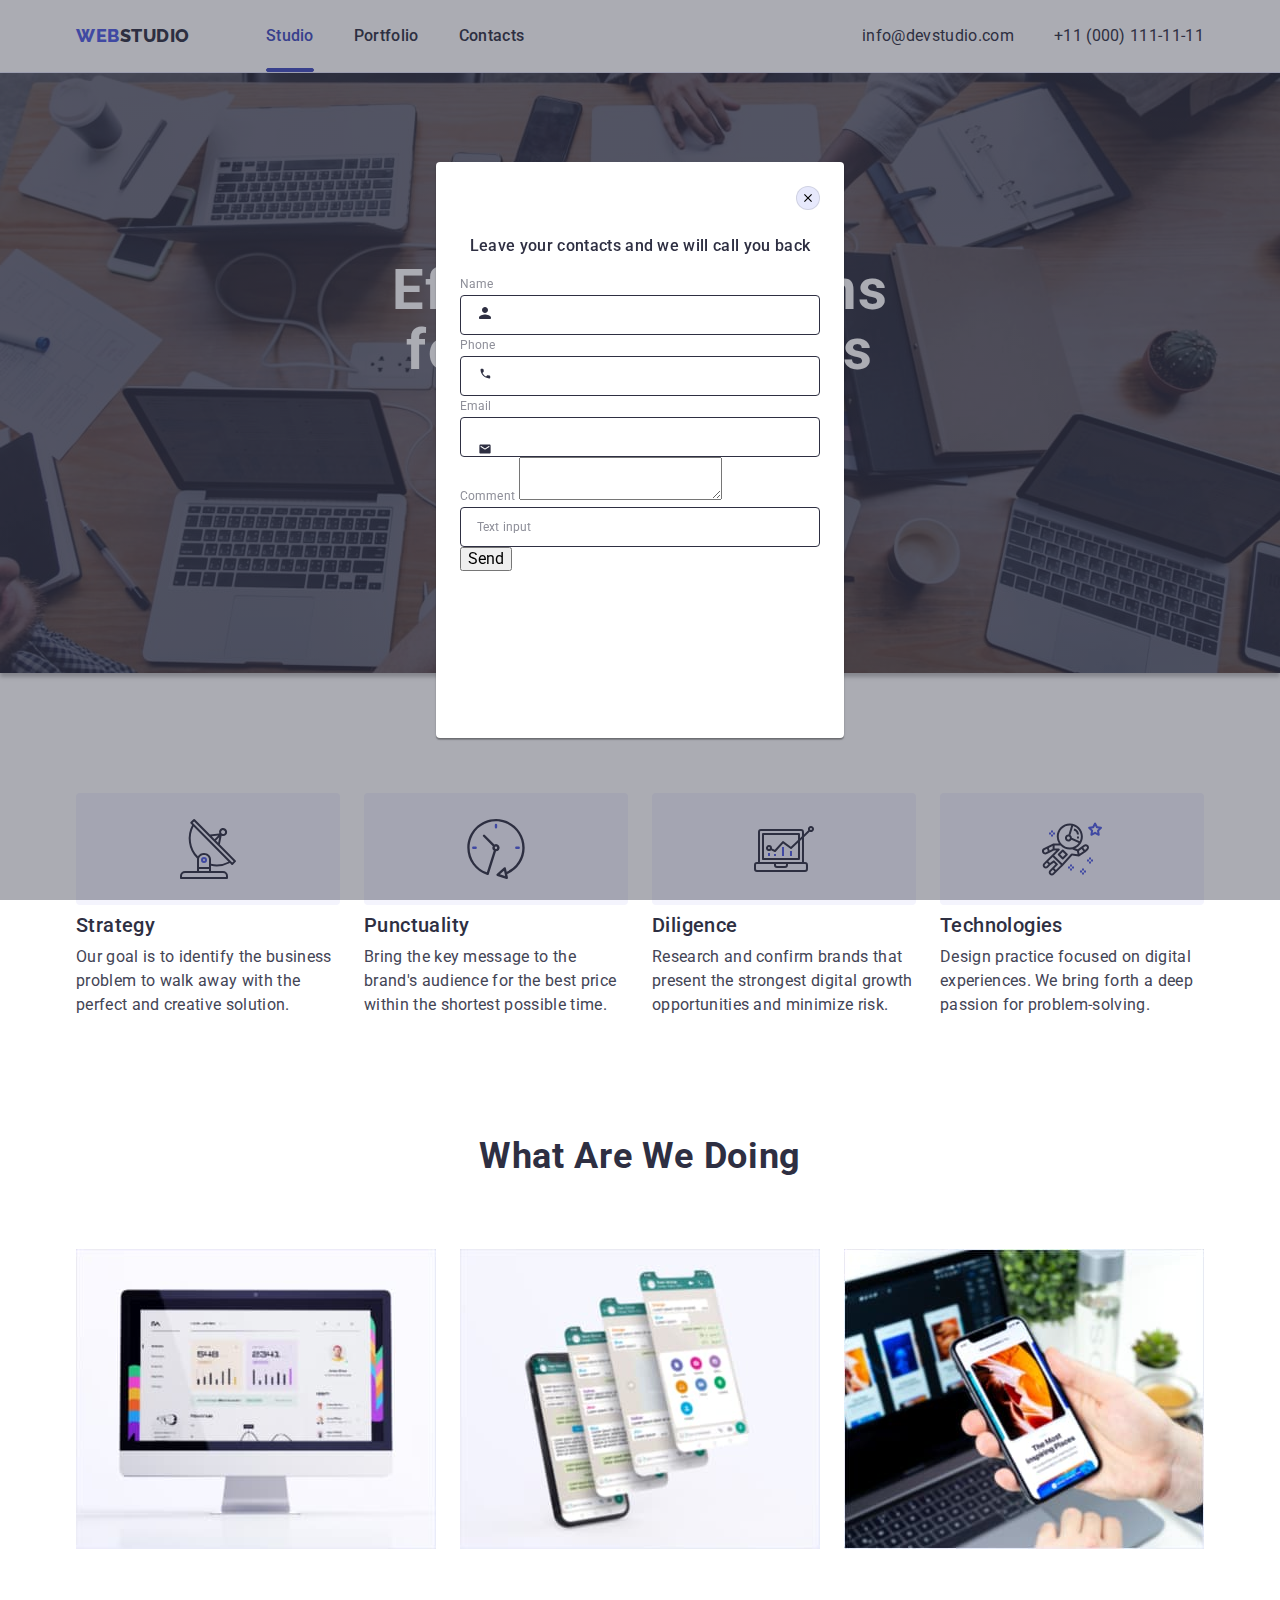
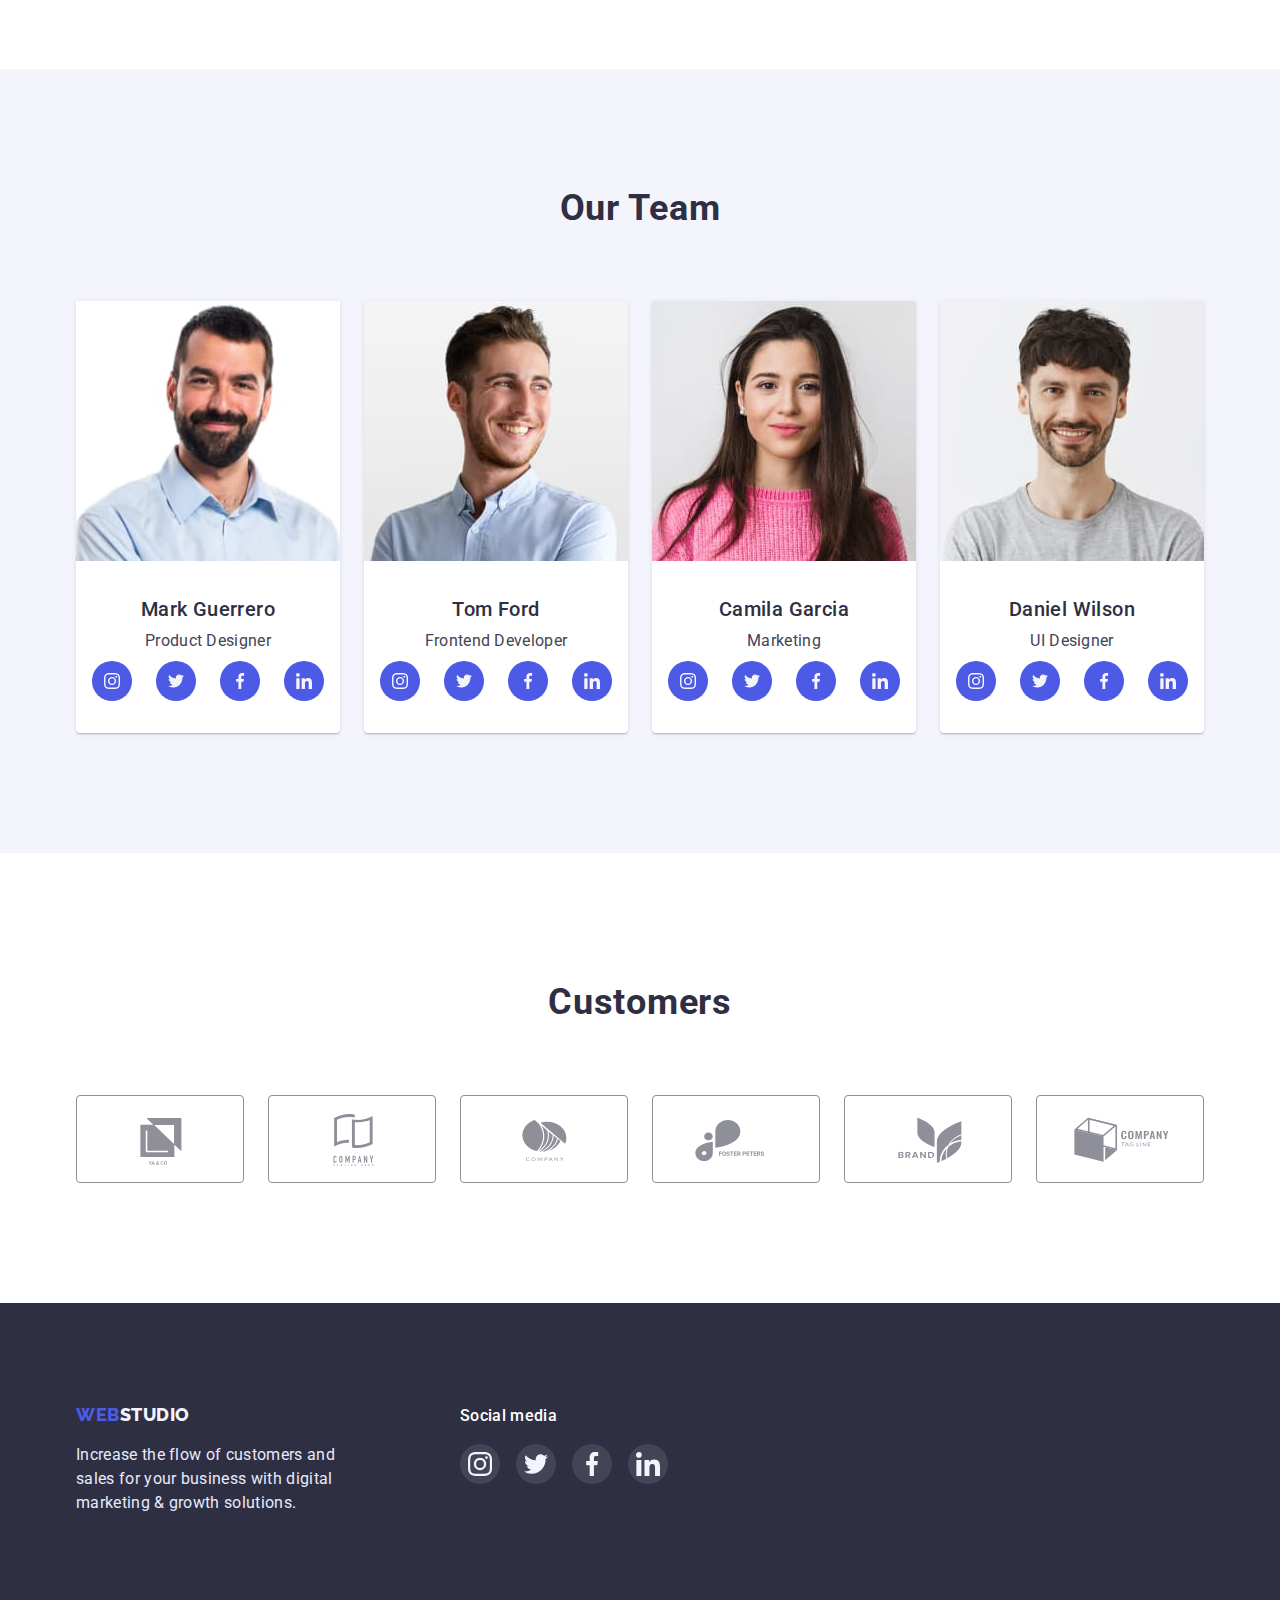
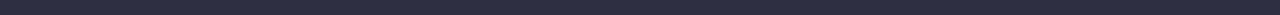
<file: index.html>
<!DOCTYPE html>
<html lang="en">
  <head>
    <meta charset="UTF-8" />
    <meta http-equiv="X-UA-Compatible" content="IE=edge" />
    <meta name="viewport" content="width=device-width, initial-scale=1.0" />
    <title>WebStudio</title>

    <link
      href="https://fonts.googleapis.com/css2?family=Raleway:wght@800&family=Roboto:wght@400;500;700;900&display=swap"
      rel="stylesheet"
    />
    <link
      rel="stylesheet"
      href="https://cdnjs.cloudflare.com/ajax/libs/modern-normalize/1.1.0/modern-normalize.min.css"
    />
    <link rel="stylesheet" href="css/styles.css" />
  </head>
  <body>
    <header class="page-header">
      <div class="container main-header">
        <nav class="navigation">
          <a class="logo" href="./index.html"> Web<span class="logo-frst">Studio</span> </a>
          <ul class="site-nav list">
            <li class="item">
              <a href="./index.html" class="link current">Studio</a>
            </li>
            <li class="item">
              <a href="./portfolio.html" class="link">Portfolio</a>
            </li>
            <li class="item">
              <a href="" class="link">Contacts</a>
            </li>
          </ul>
        </nav>
        <address>
          <ul class="inf-nav list">
            <li class="inf-list">
              <a class="nav-link" href="mailto:info@devstudio.com">info@devstudio.com</a>
            </li>
            <li class="inf-list">
              <a class="nav-link" href="tel:+110001111111">+11 (000) 111-11-11</a>
            </li>
          </ul>
        </address>
      </div>
    </header>

    <main>
      <!--Заголовок-->
      <section class="hero">
        <h1 class="hero-title">Effective Solutions for Your Business</h1>
        <button type="button" class="button" data-modal-open>Order Service</button>
      </section>
      <!--Преимущества-->
      <section class="features">
        <div class="container">
          <h2 class="features-title hidden">opportunities</h2>
          <ul class="features-list list">
            <li class="features-item">
              <div class="features-icon-area">
                <svg class="features-item-icon">
                  <use href="./images/icons.svg#icon-antenna"></use>
                </svg>
              </div>
              <h3 class="title">Strategy</h3>
              <p class="part">
                Our goal is to identify the business problem to walk away with the perfect and
                creative solution.
              </p>
            </li>
            <li class="features-item">
              <div class="features-icon-area">
                <svg class="features-item-icon">
                  <use href="./images/icons.svg#icon-clock"></use>
                </svg>
              </div>
              <h3 class="title">Punctuality</h3>
              <p class="part">
                Bring the key message to the brand's audience for the best price within the shortest
                possible time.
              </p>
            </li>
            <li class="features-item">
              <div class="features-icon-area">
                <svg class="features-item-icon">
                  <use href="./images/icons.svg#icon-diagram"></use>
                </svg>
              </div>
              <h3 class="title">Diligence</h3>
              <p class="part">
                Research and confirm brands that present the strongest digital growth opportunities
                and minimize risk.
              </p>
            </li>
            <li class="features-item">
              <div class="features-icon-area">
                <svg class="features-item-icon">
                  <use href="./images/icons.svg#icon-astronaut"></use>
                </svg>
              </div>
              <h3 class="title">Technologies</h3>
              <p class="part">
                Design practice focused on digital experiences. We bring forth a deep passion for
                problem-solving.
              </p>
            </li>
          </ul>
        </div>
      </section>
      <!--Специализация-->
      <section class="functions">
        <div class="container">
          <h2 class="functions-title">What are we doing</h2>
          <ul class="functions-list list">
            <li>
              <img src="./images/img1.jpg" alt="Statisticks" width="360" height="300" />
            </li>
            <li>
              <img src="./images/img2.jpg" alt="Phone" width="360" height="300" />
            </li>
            <li>
              <img src="./images/img3.jpg" alt="Phone" width="360" height="300" />
            </li>
          </ul>
        </div>
      </section>
      <!--Команда-->
      <section class="team">
        <div class="container">
          <h2 class="team-title">Our Team</h2>
          <ul class="team-cards list">
            <li class="cards">
              <img src="./images/k1.jpg" alt="Product Designer" width="264" height="260" />
              <div class="card-frame">
                <h3 class="team-name">Mark Guerrero</h3>
                <p class="team-prof">Product Designer</p>
                <ul class="team-soc-list list">
                  <li class="team-soc-item">
                    <a href="" class="team-soc-link link">
                      <svg class="team-soc-icon" width="16" height="16">
                        <use href="./images/icons.svg#icon-instagram"></use>
                      </svg>
                    </a>
                  </li>
                  <li class="team-soc-item">
                    <a href="" class="team-soc-link link">
                      <svg class="team-soc-icon" width="16" height="16">
                        <use href="./images/icons.svg#icon-twitter"></use>
                      </svg>
                    </a>
                  </li>
                  <li class="team-soc-item">
                    <a href="" class="team-soc-link link">
                      <svg class="team-soc-icon" width="16" height="16">
                        <use href="./images/icons.svg#icon-facebook"></use>
                      </svg>
                    </a>
                  </li>
                  <li class="team-soc-item">
                    <a href="" class="team-soc-link link">
                      <svg class="team-soc-icon" width="16" height="16">
                        <use href="./images/icons.svg#icon-linkedin"></use>
                      </svg>
                    </a>
                  </li>
                </ul>
              </div>
            </li>
            <li class="cards">
              <img src="./images/k2.jpg" alt="Frontend Developer" width="264" height="260" />
              <div class="card-frame">
                <h3 class="team-name">Tom Ford</h3>
                <p class="team-prof">Frontend Developer</p>
                <ul class="team-soc-list list">
                  <li class="team-soc-item">
                    <a href="" class="team-soc-link link">
                      <svg class="team-soc-icon" width="16" height="16">
                        <use href="./images/icons.svg#icon-instagram"></use>
                      </svg>
                    </a>
                  </li>
                  <li class="team-soc-item">
                    <a href="" class="team-soc-link link">
                      <svg class="team-soc-icon" width="16" height="16">
                        <use href="./images/icons.svg#icon-twitter"></use>
                      </svg>
                    </a>
                  </li>
                  <li class="team-soc-item">
                    <a href="" class="team-soc-link link">
                      <svg class="team-soc-icon" width="16" height="16">
                        <use href="./images/icons.svg#icon-facebook"></use>
                      </svg>
                    </a>
                  </li>
                  <li class="team-soc-item">
                    <a href="" class="team-soc-link link">
                      <svg class="team-soc-icon" width="16" height="16">
                        <use href="./images/icons.svg#icon-linkedin"></use>
                      </svg>
                    </a>
                  </li>
                </ul>
              </div>
            </li>
            <li class="cards">
              <img src="./images/k3.jpg" alt="Marketing" width="264" height="260" />
              <div class="card-frame">
                <h3 class="team-name">Camila Garcia</h3>
                <p class="team-prof">Marketing</p>
                <ul class="team-soc-list list">
                  <li class="team-soc-item">
                    <a href="" class="team-soc-link link">
                      <svg class="team-soc-icon" width="16" height="16">
                        <use href="./images/icons.svg#icon-instagram"></use>
                      </svg>
                    </a>
                  </li>
                  <li class="team-soc-item">
                    <a href="" class="team-soc-link link">
                      <svg class="team-soc-icon" width="16" height="16">
                        <use href="./images/icons.svg#icon-twitter"></use>
                      </svg>
                    </a>
                  </li>
                  <li class="team-soc-item">
                    <a href="" class="team-soc-link link">
                      <svg class="team-soc-icon" width="16" height="16">
                        <use href="./images/icons.svg#icon-facebook"></use>
                      </svg>
                    </a>
                  </li>
                  <li class="team-soc-item">
                    <a href="" class="team-soc-link link">
                      <svg class="team-soc-icon" width="16" height="16">
                        <use href="./images/icons.svg#icon-linkedin"></use>
                      </svg>
                    </a>
                  </li>
                </ul>
              </div>
            </li>
            <li class="cards">
              <img src="./images/k4.jpg" alt="UI Designer" width="264" height="260" />
              <div class="card-frame">
                <h3 class="team-name">Daniel Wilson</h3>
                <p class="team-prof">UI Designer</p>
                <ul class="team-soc-list list">
                  <li class="team-soc-item">
                    <a href="" class="team-soc-link link">
                      <svg class="team-soc-icon" width="16" height="16">
                        <use href="./images/icons.svg#icon-instagram"></use>
                      </svg>
                    </a>
                  </li>
                  <li class="team-soc-item">
                    <a href="" class="team-soc-link link">
                      <svg class="team-soc-icon" width="16" height="16">
                        <use href="./images/icons.svg#icon-twitter"></use>
                      </svg>
                    </a>
                  </li>
                  <li class="team-soc-item">
                    <a href="" class="team-soc-link link">
                      <svg class="team-soc-icon" width="16" height="16">
                        <use href="./images/icons.svg#icon-facebook"></use>
                      </svg>
                    </a>
                  </li>
                  <li class="team-soc-item">
                    <a href="" class="team-soc-link link">
                      <svg class="team-soc-icon" width="16" height="16">
                        <use href="./images/icons.svg#icon-linkedin"></use>
                      </svg>
                    </a>
                  </li>
                </ul>
              </div>
            </li>
          </ul>
        </div>
      </section>
      <!--Customers-->
      <section class="customers">
        <div class="container">
          <h2 class="customer-title">Customers</h2>
          <ul class="customer-list list">
            <li class="customer-item">
              <a class="customer-list-icon" href="">
                <svg class="customer-icon" width="104" height="56">
                  <use href="./images/icons.svg#icon-logocl1"></use>
                </svg>
              </a>
            </li>
            <li class="customer-item">
              <a class="customer-list-icon" href="">
                <svg class="customer-icon" width="104" height="56">
                  <use href="./images/icons.svg#icon-logocl2"></use>
                </svg>
              </a>
            </li>
            <li class="customer-item">
              <a class="customer-list-icon" href="">
                <svg class="customer-icon" width="104" height="56">
                  <use href="./images/icons.svg#icon-logocl3"></use>
                </svg>
              </a>
            </li>
            <li class="customer-item">
              <a class="customer-list-icon" href="">
                <svg class="customer-icon" width="104" height="56">
                  <use href="./images/icons.svg#icon-logocl4"></use>
                </svg>
              </a>
            </li>
            <li class="customer-item">
              <a class="customer-list-icon" href="">
                <svg class="customer-icon" width="104" height="56">
                  <use href="./images/icons.svg#icon-logocl5"></use>
                </svg>
              </a>
            </li>
            <li class="customer-item">
              <a class="customer-list-icon" href="">
                <svg class="customer-icon" width="104" height="56">
                  <use href="./images/icons.svg#icon-logocl6"></use>
                </svg>
              </a>
            </li>
          </ul>
        </div>
      </section>
    </main>
    <!--футер-->
    <footer class="foot">
      <div class="container foot-container">
        <div class="logo-footer">
          <a class="logo" href="./index.html"> Web<span class="logo-scnd">Studio</span> </a>
          <p class="last">
            Increase the flow of customers and sales for your business with digital marketing &
            growth solutions.
          </p>
        </div>
        <div class="footer-social">
          <p class="footer-title-soc">Social media</p>
          <ul class="footer-list-soc list">
            <li class="footer-soc-item">
              <a href="" class="footer-soc-link">
                <svg class="footer-soc-icon" width="24" height="24">
                  <use href="./images/icons.svg#icon-instagram"></use>
                </svg>
              </a>
            </li>
            <li class="footer-soc-item">
              <a href="" class="footer-soc-link">
                <svg class="footer-soc-icon" width="24" height="24">
                  <use href="./images/icons.svg#icon-twitter"></use>
                </svg>
              </a>
            </li>
            <li class="footer-soc-item">
              <a href="" class="footer-soc-link">
                <svg class="footer-soc-icon" width="24" height="24">
                  <use href="./images/icons.svg#icon-facebook"></use>
                </svg>
              </a>
            </li>
            <li class="footer-soc-item">
              <a href="" class="footer-soc-link">
                <svg class="footer-soc-icon" width="24" height="24">
                  <use href="./images/icons.svg#icon-linkedin"></use>
                </svg>
              </a>
            </li>
          </ul>
        </div>
      </div>
    </footer>
    <div class="backdrop" data-modal>
      <div class="modal">
        <button type="button" class="modal-close" data-modal-close>
          <svg class="modal-close-icon" width="8" height="8">
            <use href="./images/icons.svg#icon-close"></use>
          </svg>
        </button>
        <p class="modal-title">Leave your contacts and we will call you back</p>
        <form class="modal-form">
          <label>
            <span class="input-wrap">
              <span class="input-text">Name</span>
              <input type="text" name="user-name" class="modal-input" />
              <svg class="modal-icon" width="18" height="18">
                <use href="./images/icons.svg#icon-person"></use>
              </svg>
            </span>
          </label>
          <label>
            <span class="input-wrap">
              <span class="input-text">Phone</span>
              <input type="tel" name="user-tel" class="modal-input" minlength="10" />
              <svg class="modal-icon" width="18" height="18">
                <use href="./images/icons.svg#icon-phone"></use>
              </svg>
            </span>
          </label>
          <label>
            <span class="input-wrap">
              <span class="input-text">Email</span>
              <input type="email" name="user-email" class="modal-input" />
              <svg class="modal-icon" width="18" height="18">
                <use href="./images/icons.svg#icon-email"></use>
              </svg>
            </span>
          </label>
          <label>
            <span class="input-wrap">
              <span class="input-text">Comment</span>
              <textarea name="" id=""></textarea>
              <input type="text" name="user-comment" class="modal-input" placeholder="Text input" />
            </span>
          </label>
          <button type="submit">Send</button>
        </form>
      </div>
    </div>
    <script src="./js/modal.js"></script>
  </body>
</html>
</file>
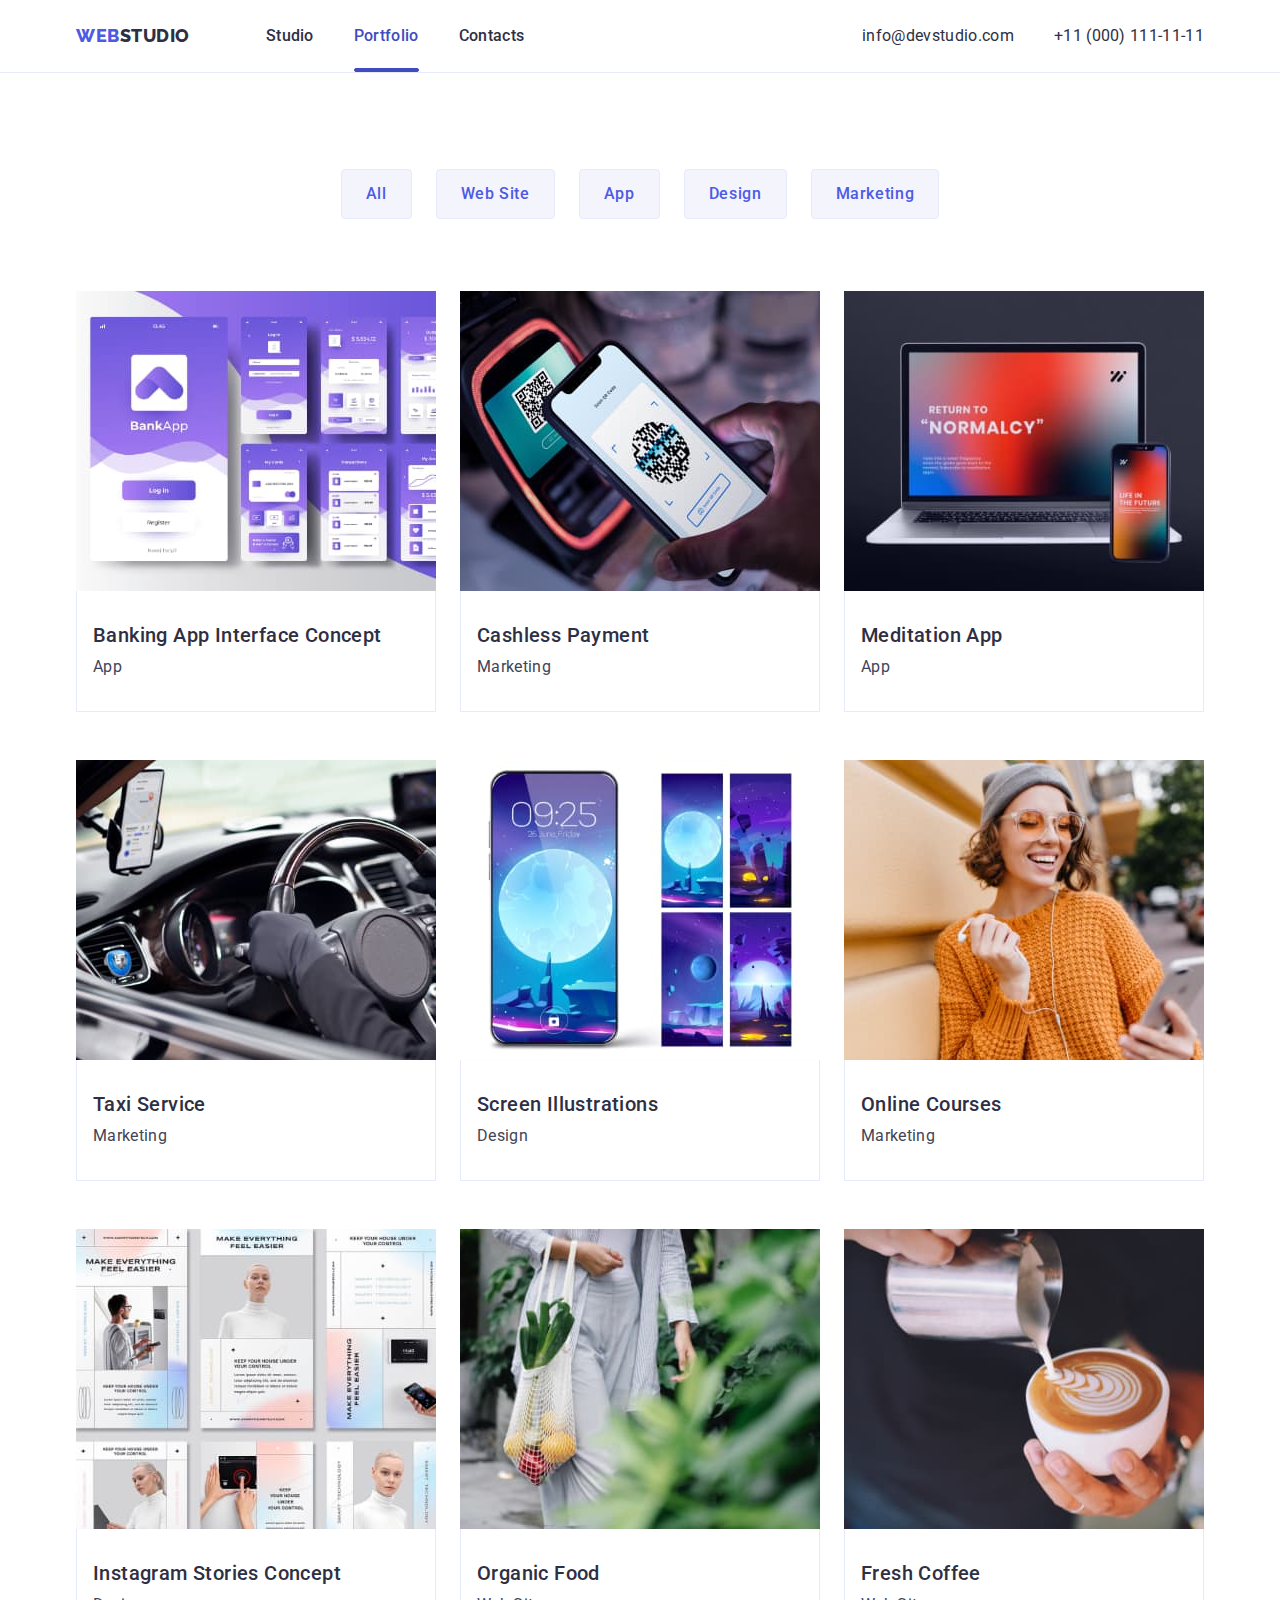
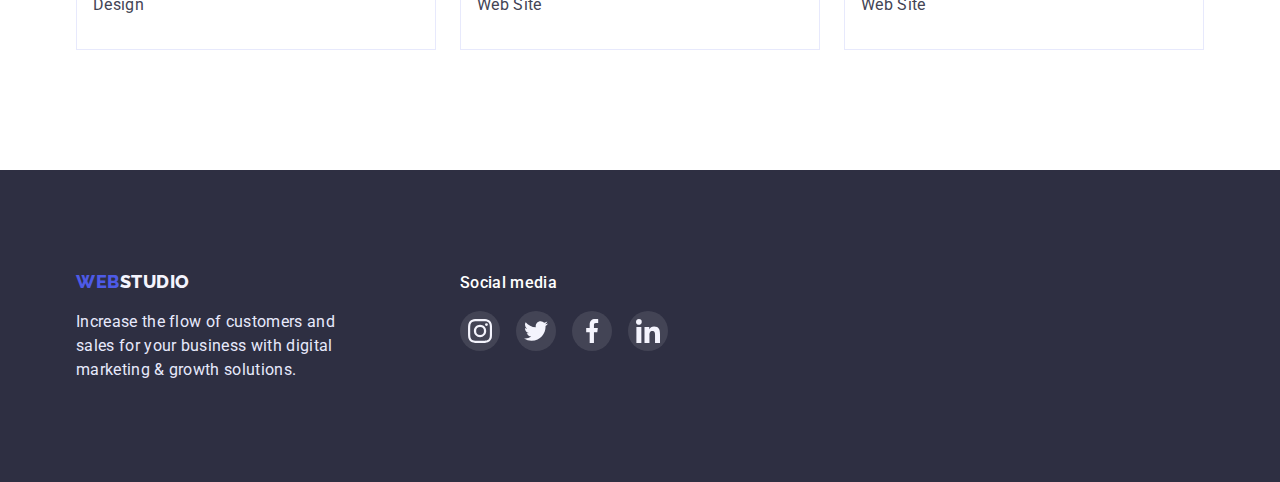
<file: portfolio.html>
<!DOCTYPE html>
<html lang="en">
  <head>
    <meta charset="UTF-8" />
    <meta http-equiv="X-UA-Compatible" content="IE=edge" />
    <meta name="viewport" content="width=device-width, initial-scale=1.0" />
    <title>Portfolio</title>
    <link
      href="https://fonts.googleapis.com/css2?family=Raleway:wght@800&family=Roboto:wght@400;500;700;900&display=swap"
      rel="stylesheet"
    />
    <link
      rel="stylesheet"
      href="https://cdnjs.cloudflare.com/ajax/libs/modern-normalize/1.1.0/modern-normalize.min.css"
    />
    <link rel="stylesheet" href="css/styles.css" />
  </head>
  <body>
    <!--шапка-->
    <header class="page-header">
      <div class="container main-header">
        <nav class="navigation">
          <a class="logo" href="./index.html"> Web<span class="logo-frst">Studio</span> </a>
          <ul class="site-nav list">
            <li class="item"><a href="./index.html" class="link">Studio</a></li>
            <li class="item">
              <a href="./portfolio.html" class="link current">Portfolio</a>
            </li>
            <li class="item"><a href="" class="link">Contacts</a></li>
          </ul>
        </nav>
        <address>
          <ul class="inf-nav list">
            <li class="inf-list">
              <a class="nav-link" href="mailto:info@devstudio.com">info@devstudio.com</a>
            </li>
            <li class="inf-list">
              <a class="nav-link" href="tel:+110001111111">+11 (000) 111-11-11</a>
            </li>
          </ul>
        </address>
      </div>
    </header>

    <main>
      <!--кнопульки-->
      <section class="services">
        <div class="container">
          <h1 class="hidden">Portfolio</h1>
          <ul class="but-portf list">
            <li><button class="button-main" type="button">All</button></li>
            <li><button class="button-main" type="button">Web Site</button></li>
            <li><button class="button-main" type="button">App</button></li>
            <li><button class="button-main" type="button">Design</button></li>
            <li>
              <button class="button-main" type="button">Marketing</button>
            </li>
          </ul>
          <h2 class="services-title hidden">Services</h2>
          <ul class="services-list list">
            <li class="services-item">
              <a class="services-link" href="#">
                <div class="services-item-box">
                  <img src="./images/img21.jpg" alt="App Interface" width="360" height="300" />
                  <div class="services-item-overlay">
                    <p class="services-overlay-text">
                      14 Stylish and User-Friendly App Design Concepts · Task Manager App · Calorie
                      Tracker App · Exotic Fruit Ecommerce App · Cloud Storage App
                    </p>
                  </div>
                </div>
                <div class="services-item-wrap">
                  <h3>Banking App Interface Concept</h3>
                  <p>App</p>
                </div>
              </a>
            </li>
            <li class="services-item">
              <a class="services-link" href="#">
                <div class="services-item-box">
                  <img
                    src="./images/img22.jpg"
                    alt="contactless payment"
                    width="360"
                    height="300"
                  />
                  <div class="services-item-overlay">
                    <p class="services-overlay-text">
                      14 Stylish and User-Friendly App Design Concepts · Task Manager App · Calorie
                      Tracker App · Exotic Fruit Ecommerce App · Cloud Storage App
                    </p>
                  </div>
                </div>
                <div class="services-item-wrap">
                  <h3>Cashless Payment</h3>
                  <p>Marketing</p>
                </div>
              </a>
            </li>
            <li class="services-item">
              <a class="services-link" href="#">
                <div class="services-item-box">
                  <img src="./images/img23.jpg" alt="Lapptop and phone" width="360" height="300" />
                  <div class="services-item-overlay">
                    <p class="services-overlay-text">
                      14 Stylish and User-Friendly App Design Concepts · Task Manager App · Calorie
                      Tracker App · Exotic Fruit Ecommerce App · Cloud Storage App
                    </p>
                  </div>
                </div>
                <div class="services-item-wrap">
                  <h3>Meditation App</h3>
                  <p>App</p>
                </div>
              </a>
            </li>
            <li class="services-item">
              <a class="services-link" href="#">
                <div class="services-item-box">
                  <img src="./images/img24.jpg" alt="Taxi app" width="360" height="300" />
                  <div class="services-item-overlay">
                    <p class="services-overlay-text">
                      14 Stylish and User-Friendly App Design Concepts · Task Manager App · Calorie
                      Tracker App · Exotic Fruit Ecommerce App · Cloud Storage App
                    </p>
                  </div>
                </div>
                <div class="services-item-wrap">
                  <h3>Taxi Service</h3>
                  <p>Marketing</p>
                </div>
              </a>
            </li>
            <li class="services-item">
              <a class="services-link" href="#">
                <div class="services-item-box">
                  <img src="./images/img25.jpg" alt="Wallpapers" width="360" height="300" />
                  <div class="services-item-overlay">
                    <p class="services-overlay-text">
                      14 Stylish and User-Friendly App Design Concepts · Task Manager App · Calorie
                      Tracker App · Exotic Fruit Ecommerce App · Cloud Storage App
                    </p>
                  </div>
                </div>
                <div class="services-item-wrap">
                  <h3>Screen Illustrations</h3>
                  <p>Design</p>
                </div>
              </a>
            </li>
            <li class="services-item">
              <a class="services-link" href="#">
                <div class="services-item-box">
                  <img src="./images/img26.jpg" alt="Woman and phone" width="360" height="300" />
                  <div class="services-item-overlay">
                    <p class="services-overlay-text">
                      14 Stylish and User-Friendly App Design Concepts · Task Manager App · Calorie
                      Tracker App · Exotic Fruit Ecommerce App · Cloud Storage App
                    </p>
                  </div>
                </div>
                <div class="services-item-wrap">
                  <h3>Online Courses</h3>
                  <p>Marketing</p>
                </div>
              </a>
            </li>
            <li class="services-item">
              <a class="services-link" href="#">
                <div class="services-item-box">
                  <img src="./images/img27.jpg" alt="Instagram stories" width="360" height="300" />
                  <div class="services-item-overlay">
                    <p class="services-overlay-text">
                      14 Stylish and User-Friendly App Design Concepts · Task Manager App · Calorie
                      Tracker App · Exotic Fruit Ecommerce App · Cloud Storage App
                    </p>
                  </div>
                </div>
                <div class="services-item-wrap">
                  <h3>Instagram Stories Concept</h3>
                  <p>Design</p>
                </div>
              </a>
            </li>
            <li class="services-item">
              <a class="services-link" href="#">
                <div class="services-item-box">
                  <img src="./images/img28.jpg" alt="Purchase" width="360" height="300" />
                  <div class="services-item-overlay">
                    <p class="services-overlay-text">
                      14 Stylish and User-Friendly App Design Concepts · Task Manager App · Calorie
                      Tracker App · Exotic Fruit Ecommerce App · Cloud Storage App
                    </p>
                  </div>
                </div>
                <div class="services-item-wrap">
                  <h3>Organic Food</h3>
                  <p>Web Site</p>
                </div>
              </a>
            </li>
            <li class="services-item">
              <a class="services-link" href="#">
                <div class="services-item-box">
                  <img
                    src="./images/img29.jpg"
                    alt="Barista making coffee"
                    width="360"
                    height="300"
                  />
                  <div class="services-item-overlay">
                    <p class="services-overlay-text">
                      14 Stylish and User-Friendly App Design Concepts · Task Manager App · Calorie
                      Tracker App · Exotic Fruit Ecommerce App · Cloud Storage App
                    </p>
                  </div>
                </div>
                <div class="services-item-wrap">
                  <h3>Fresh Coffee</h3>
                  <p>Web Site</p>
                </div>
              </a>
            </li>
          </ul>
        </div>
      </section>
    </main>
    <!--footer-->
    <footer class="foot">
      <div class="container foot-container">
        <div class="logo-footer">
          <a class="logo" href="./index.html"> Web<span class="logo-scnd">Studio</span> </a>
          <p class="last">
            Increase the flow of customers and sales for your business with digital marketing &
            growth solutions.
          </p>
        </div>
        <div class="footer-social">
          <p class="footer-title-soc">Social media</p>
          <ul class="footer-list-soc list">
            <li class="footer-soc-item">
              <a href="" class="footer-soc-link">
                <svg class="footer-soc-icon" width="24" height="24">
                  <use href="./images/icons.svg#icon-instagram"></use>
                </svg>
              </a>
            </li>
            <li class="footer-soc-item">
              <a href="" class="footer-soc-link">
                <svg class="footer-soc-icon" width="24" height="24">
                  <use href="./images/icons.svg#icon-twitter"></use>
                </svg>
              </a>
            </li>
            <li class="footer-soc-item">
              <a href="" class="footer-soc-link">
                <svg class="footer-soc-icon" width="24" height="24">
                  <use href="./images/icons.svg#icon-facebook"></use>
                </svg>
              </a>
            </li>
            <li class="footer-soc-item">
              <a href="" class="footer-soc-link">
                <svg class="footer-soc-icon" width="24" height="24">
                  <use href="./images/icons.svg#icon-linkedin"></use>
                </svg>
              </a>
            </li>
          </ul>
        </div>
      </div>
    </footer>
  </body>
</html>
</file>
<file: css/styles.css>
:root {
  --primary-text-color: #2e2f42;
  --title-text-color: #434455;
  --aacent-color: #4d5ae5;
  --logo-seclast-color: #f4f4fd;
  --footer-text-color: #e7e9fc;
  --order-button-color: #ffffff;
  --hover-focus-color: #404bbf;
  --l-grad: linear-gradient(rgba(46, 47, 66, 0.7), rgba(46, 47, 66, 0.7) 100%);
  --logo-cust: #8e8f99;
  --logo-dark-hover: #31d0aa;
  --backdrop-color: rgba(46, 47, 66, 0.4);
}

body {
  font-family: 'Roboto', sans-serif;
  color: var(--primary-text-color);
  background-color: white;
}
/*Цвет основного теста #2E2F42*/
/*Цвет вторичный теста #434455*/
/*лого #4D5AE5 и #2E2F42(верх)/#F4F4FD(низ)*/
/*белый #FFFFFF*/
/*подвал абзац #E7E9FC*/
.list {
  list-style: none;
  padding: 0;
  margin: 0;
}
.hidden {
  position: absolute;
  width: 1px;
  height: 1px;
  margin: -1px;
  border: 0;
  padding: 0;
  white-space: nowrap;
  clip-path: inset(100%);
  clip: rect(0 0 0 0);
  overflow: hidden;
}
a {
  text-decoration: none;
}
/*------------logo----------*/
.logo {
  font-family: 'Raleway', sans-serif;
  font-weight: 800;
  font-size: 18px;
  line-height: 1.33;
  letter-spacing: 0.03em;
  text-transform: uppercase;
  color: var(--aacent-color);
  display: block;
  transition-property: color;
  transition-duration: 250ms;
  transition-timing-function: cubic-bezier(0.4, 0, 0.2, 1);
}
.logo-frst {
  color: var(--primary-text-color);
  transition-property: color;
  transition-duration: 250ms;
  transition-timing-function: cubic-bezier(0.4, 0, 0.2, 1);
}

.logo:hover,
.logo:focus {
  color: var(--hover-focus-color);
}
.logo-frst:hover,
.logo-frst:focus {
  color: var(--hover-focus-color);
}
.logo-scnd {
  color: var(--logo-seclast-color);
  transition-property: color;
  transition-duration: 250ms;
  transition-timing-function: cubic-bezier(0.4, 0, 0.2, 1);
}
.logo-scnd:hover,
.logo-scnd:focus {
  color: var(--hover-focus-color);
}
/*------------header--------------------*/
.page-header {
  border-bottom: 1px solid #e7e9fc;
}
.main-header {
  display: flex;
  align-items: center;
  justify-content: space-between;
}
.navigation {
  display: flex;
  align-items: center;
}

.site-nav {
  display: flex;
  margin-left: 76px;
  gap: 40px;
  align-items: center;
}

.site-nav .link {
  font-weight: 500;
  font-size: 16px;
  line-height: 1.5;
  letter-spacing: 0.02em;
  color: var(--primary-text-color);
  display: block;
  padding-top: 24px;
  padding-bottom: 24px;

  transition-property: color;
  transition-duration: 250ms;
  transition-timing-function: cubic-bezier(0.4, 0, 0.2, 1);
}

.site-nav .link:hover,
.site-nav .link:focus {
  color: var(--hover-focus-color);
}

.link.current {
  position: relative;
  color: var(--hover-focus-color);
  transition: opacity 250ms cubic-bezier(0.4, 0, 0.2, 1);
}
.link.current::after {
  content: '';
  display: block;
  position: absolute;

  width: 100%;
  height: 4px;
  border: 1px solid var(--hover-focus-color);
  border-radius: 2px;
  background-color: var(--hover-focus-color);

  left: 0;
  bottom: 0;
}

.inf-nav {
  display: flex;
  margin-left: auto;
}

.inf-nav .inf-list + .inf-list {
  margin-left: 40px;
}

.inf-nav .nav-link {
  color: var(--primary-text-color);
  font-style: normal;
  font-size: 16px;
  line-height: 1.5;
  letter-spacing: 0.02em;

  transition-property: color;
  transition-duration: 250ms;
  transition-timing-function: cubic-bezier(0.4, 0, 0.2, 1);
}

.inf-nav .nav-link:hover,
.inf-nav .nav-link:focus {
  color: var(--hover-focus-color);
}

/*------------studio-------------------*/

.hero {
  text-align: center;

  margin-left: auto;
  margin-right: auto;

  padding-bottom: 188px;
  padding-top: 188px;

  height: 600px;
  max-width: 1440px;

  margin-left: auto;
  margin-right: auto;

  background-image: var(--l-grad), url('../images/hero.jpg'), url('../images/Dark-bg\ \(1\).jpg');
  background-color: var(--primary-text-color);
  background-size: cover;
  background-repeat: no-repeat;
  background-position: center;

  box-shadow: 0 4px 4px rgb(0 0 0 / 25%);
}

.hero-title {
  font-weight: 700;
  font-size: 56px;
  line-height: 1.07;
  letter-spacing: 0.02em;
  color: var(--order-button-color);

  padding-bottom: 0;

  margin-top: 0;
  margin-bottom: 48px;
  margin-left: auto;
  margin-right: auto;

  width: 496px;

  text-align: center;
}

/*преимущества*/
.features {
  padding-top: 120px;
  padding-bottom: 120px;
}

.features-list {
  display: flex;
}
.features-list .title,
.services h3 {
  color: var(--primary-text-color);
  font-weight: 500;
  font-size: 20px;
  line-height: 1.2;
  letter-spacing: 0.02em;

  margin-top: 0;
  margin-bottom: 8px;
}

.features-list .part,
.services p {
  font-size: 16px;
  line-height: 1.5;
  letter-spacing: 0.02em;
  color: var(--title-text-color);

  margin-top: 0;
  margin-bottom: 0;
}

.features .features-item + .features-item {
  margin-left: 24px;
}
.features-item:last-child {
  margin-right: 0;
}

.features-icon-area {
  display: flex;
  justify-content: center;
  align-items: center;
  width: 264px;
  height: 112px;
  border-radius: 4px;
  background-color: var(--logo-seclast-color);
  margin-bottom: 8px;
}
.features-item-icon {
  width: 60px;
  height: 64px;
}

.functions {
  padding-bottom: 120px;
  padding-top: 0;
}

.functions-list {
  display: flex;
  flex-wrap: wrap;
  column-gap: 24px;
}

.functions-list li {
  flex-basis: calc((100% - 48px) / 3);
}

.functions-title {
  font-weight: 700;
  font-size: 36px;
  line-height: 1.11;
  letter-spacing: 0.02em;
  text-transform: capitalize;
  text-align: center;

  margin-top: 0;
  margin-bottom: 72px;
}

.functions-list img {
  display: block;
  max-width: 100%;
  height: auto;
}
.team {
  background-color: var(--logo-seclast-color);
  padding-top: 120px;
  padding-bottom: 120px;
}

.team-title {
  font-weight: 700;
  font-size: 36px;
  line-height: 1.11;
  letter-spacing: 0.02em;
  text-transform: capitalize;
  text-align: center;

  margin-top: 0;
  margin-bottom: 72px;
}
.team-cards {
  display: flex;
  column-gap: 24px;
}

.cards {
  background-color: var(--order-button-color);
  flex-basis: calc((100% - 72px) / 4);
  box-shadow: 0px 1px 6px rgb(46 47 66 / 8%), 0px 1px 1px rgb(46 47 66 / 16%),
    0px 2px 1px rgb(46 47 66 / 8%);
  border-radius: 0px 0px 4px 4px;
}

.card-frame {
  border: 1px solid var(--cornflower);
  border-top: hidden;
  border-radius: 0px 0px 4px 4px;
  padding: 32px 16px;
}

.team-name {
  font-weight: 500;
  font-size: 20px;
  line-height: 1.2;
  letter-spacing: 0.02em;

  margin-bottom: 8px;
  margin-top: 0;
  text-align: center;
}

.team-prof {
  font-size: 16px;
  line-height: 1.5;
  letter-spacing: 0.02em;
  color: #434455;

  margin-top: 0;
  margin-bottom: 8px;
  text-align: center;
}

.team-soc-list {
  display: flex;
  justify-content: center;
  gap: 24px;
}

.team-soc-item {
  width: 40px;
  height: 40px;
}

.team-soc-link {
  width: 100%;
  height: 100%;
  border-radius: 50%;
  display: flex;
  justify-content: center;
  align-items: center;
  background-color: var(--aacent-color);

  transition-property: background-color;
  transition-duration: 250ms;
  transition-timing-function: cubic-bezier(0.4, 0, 0.2, 1);
}

.team-soc-link:is(:hover, :focus) {
  background-color: var(--hover-focus-color);
}

.team-soc-icon {
  fill: #f4f4fd;
}

.customers {
  padding-top: 130px;
  padding-bottom: 120px;
}

.customer-title {
  margin-top: 0;
  margin-bottom: 72px;
  color: var(--primary-text-color);
  font-weight: 700;
  font-size: 36px;
  line-height: 1.11;
  text-align: center;
  letter-spacing: 0.02em;
  text-transform: capitalize;
}

.customer-list {
  display: flex;
  justify-content: center;
  align-items: center;
  gap: 24px;
}

.customer-item {
  width: 168px;
  height: 88px;
}

.customer-list-icon {
  width: 100%;
  height: 100%;

  border: 1px solid var(--logo-cust);
  border-radius: 4px;

  display: flex;
  justify-content: center;
  align-items: center;
  color: var(--logo-cust);

  transition: border-color 250ms cubic-bezier(0.4, 0, 0.2, 1),
    color 250ms cubic-bezier(0.4, 0, 0.2, 1);
}

.customer-icon {
  fill: currentColor;
}

.customer-list-icon:is(:hover, :focus) {
  border-color: var(--hover-focus-color);
  color: var(--hover-focus-color);
}

/*button*/
.button {
  font-family: 'Roboto', sans-serif;
  color: var(--order-button-color);
  background-color: var(--aacent-color);
  font-weight: 500;
  font-size: 16px;
  line-height: 1.5;
  letter-spacing: 0.04em;
  cursor: pointer;

  border: none;
  border-radius: 4px;
  padding: 16px 32px;

  transition: background-color 250ms cubic-bezier(0.4, 0, 0.2, 1);
}
.button:hover,
.button:focus {
  background-color: var(--hover-focus-color);
}
.button-active {
  font-family: 'Roboto', sans-serif;
  font-weight: 500;
  font-size: 16px;
  line-height: 1.5;
  letter-spacing: 0.04em;
  color: var(--order-button-color);
  background: var(--aacent-color);
  box-shadow: 0px 3px 1px rgba(0, 0, 0, 0.1), 0px 2px 1px rgba(0, 0, 0, 0.08),
    0px 2px 2px rgba(0, 0, 0, 0.12);
  border-radius: 4px;
  cursor: pointer;
}
.button-main {
  font-family: 'Roboto', sans-serif;
  font-weight: 500;
  font-size: 16px;
  line-height: 1.5;
  letter-spacing: 0.04em;
  color: var(--aacent-color);
  background: var(--logo-seclast-color);
  cursor: pointer;
  text-align: center;
  padding: 12px 24px;

  border: 1px solid #e7e9fc;
  border-radius: 4px;

  transition: color 250ms cubic-bezier(0.4, 0, 0.2, 1),
    background-color 250ms cubic-bezier(0.4, 0, 0.2, 1),
    box-shadow 250ms cubic-bezier(0.4, 0, 0.2, 1);
}

.button-main:hover,
.button-main:focus {
  color: var(--order-button-color);
  background-color: var(--aacent-color);
  border-color: transparent;
  box-shadow: 0px 3px 1px rgba(0, 0, 0, 0.1), 0px 2px 1px rgba(0, 0, 0, 0.08),
    0px 2px 2px rgba(0, 0, 0, 0.12);
  border-radius: 4px;
}
/* ----------------footer---------------------------*/
.last {
  font-size: 16px;
  line-height: 1.5;
  letter-spacing: 0.02em;
  color: var(--footer-text-color);

  margin-bottom: 0;
  margin-top: 16;
  width: 264px;
}
.logo-footer {
  padding-top: 0;
  padding-bottom: 0;
}
.foot {
  background: var(--primary-text-color);
  padding-top: 100px;
  padding-bottom: 100px;
}
.container {
  margin-left: auto;
  margin-right: auto;
  width: 1158px;
  padding-left: 15px;
  padding-right: 15px;
}

.foot-container {
  display: flex;
  align-items: baseline;
}
.footer-social {
  margin-left: 120px;
}

.footer-title-soc {
  margin: 0 0 16px 0;
  font-weight: 500;
  font-size: 16px;
  color: var(--order-button-color);
  line-height: 1.5;
  letter-spacing: 0.02em;
}

.footer-list-soc {
  display: flex;
  gap: 16px;
}

.footer-soc-link {
  display: flex;
  justify-content: center;
  align-items: center;
  width: 40px;
  height: 40px;
  padding: 0;
  border-radius: 50%;
  background-color: rgba(255, 255, 255, 0.1);

  transition-property: background-color;
  transition-duration: 250ms;
  transition-timing-function: cubic-bezier(0.4, 0, 0.2, 1);
}

.footer-soc-link:is(:hover, :focus) {
  background-color: var(--logo-dark-hover);
}

/*portf*/
.but-portf {
  display: flex;
  justify-content: center;
  margin-left: auto;
  margin-right: auto;
  margin-bottom: 72px;
  gap: 24px;
}

.services {
  padding-top: 96px;
  padding-bottom: 120px;
}

.services-list {
  display: flex;
  flex-wrap: wrap;

  column-gap: 24px;
  row-gap: 48px;
}

.services-item {
  flex-basis: calc((100% - 48px) / 3);
}

.services-link {
  display: block;

  transition-property: box-shadow;
  transition-duration: 250ms;
  transition-timing-function: cubic-bezier(0.4, 0, 0.2, 1);
}

.services-link:is(:hover, :focus) {
  border: #f4f4fd;
  border-top: none;
  box-shadow: 0px 1px 6px rgba(46, 47, 66, 0.08), 0px 1px 1px rgba(46, 47, 66, 0.16),
    0px 2px 1px rgba(46, 47, 66, 0.08);
}

.services-item-wrap {
  border: 1px solid var(--footer-text-color);
  border-top: none;
  padding: 32px 16px;
}

.services-item img {
  display: block;
  width: 100%;
  height: auto;
}

.services-item-box {
  position: relative;
  overflow: hidden;
}

.services-link .services-overlay-text {
  font-size: 16px;
  line-height: 1.5;
  letter-spacing: 0.02em;

  padding-top: 40px;
  padding-left: 32px;
  padding-right: 32px;
  overflow: hidden;

  color: var(--logo-seclast-color);
  background-color: var(--aacent-color);
  background-blend-mode: soft-light;
  mix-blend-mode: normal;

  position: absolute;
  left: 0;
  top: 0;
  height: 100%;

  transform: translate(0, 100%);
  transition: transform 250ms cubic-bezier(0.4, 0, 0.2, 1);
  overflow: auto;
}

.services-link:hover .services-overlay-text,
.services-link:focus .services-overlay-text {
  transform: translate(0, 0);
}

.backdrop {
  position: fixed;
  top: 0;
  width: 100%;
  height: 100%;
  background-color: var(--backdrop-color);
  transition: opasity 250ms cubic-bezier(0.4, 0, 0.2, 1);
}

.modal {
  width: 408px;
  min-height: 576px;
  background-color: var(--order-button-color);
  box-shadow: 0px 1px 1px rgba(0, 0, 0, 0.14), 0px 1px 3px rgba(0, 0, 0, 0.12),
    0px 2px 1px rgba(0, 0, 0, 0.2);
  border-radius: 4px;

  padding: 24px;

  position: absolute;
  top: 50%;
  left: 50%;
  transform: translate(-50%, -50%) scale(1);
  transition: transform 250ms cubic-bezier(0.4, 0, 0.2, 1);
}

.backdrop.is-hidden .modal {
  transform: translate(-50%, -50%) scale(0);
}

.modal-close {
  width: 24px;
  height: 24px;
  border: 1px solid rgba(0, 0, 0, 0.1);
  background-color: var(--footer-text-color);
  border-radius: 50%;
  color: var(--primary-text-color);
  cursor: pointer;

  margin-bottom: 24px;

  display: flex;
  align-items: center;
  justify-content: center;
  margin-left: auto;
  padding: 0;
  transition: background-color 250ms cubic-bezier(0.4, 0, 0.2, 1);
}

.modal-close:hover .modal-close-icon,
.modal-close:focus .modal-close-icon {
  fill: var(--order-button-color);
}

.modal-close:hover,
.modal-close:focus {
  background-color: var(--hover-focus-color);
}

.is-hidden {
  opacity: 0;
  visibility: hidden;
  pointer-events: none;
}

.modal-title {
  font-weight: 500;
  font-size: 16px;
  line-height: 1.5;
  text-align: center;
  letter-spacing: 0.02em;

  color: var(--primary-text-color);
}

.modal-input {
  width: 360px;
  height: 40px;

  background-color: transparent;
  outline: transparent;
  border: 1px solid var(--primary-text-color);
  border-radius: 4px;
  color: var(--primary-text-color);

  padding-left: 16px;
  padding-top: 8px;
  padding-bottom: 8px;

  font-size: 12px;
  line-height: 1.17;
  letter-spacing: 0.01em;
}

.modal-input:focus {
  border-color: var(--hover-focus-color);
}

.modal-input:focus + .modal-icon {
  fill: var(--hover-focus-color);
}

.modal-input::placeholder {
  color: var(--logo-cust);
}

.input-text {
  font-size: 12px;
  line-height: calc(14 / 12);

  letter-spacing: 0.01em;
  color: var(--logo-cust);

  margin-bottom: 4px;
  display: inline-block;
}

.input-wrap {
  position: relative;
}

.modal-icon {
  position: absolute;
  left: 16px;
  top: 50%;
  transform: translateY(-50%);
  fill: var(--primary-text-color);
}
</file>
